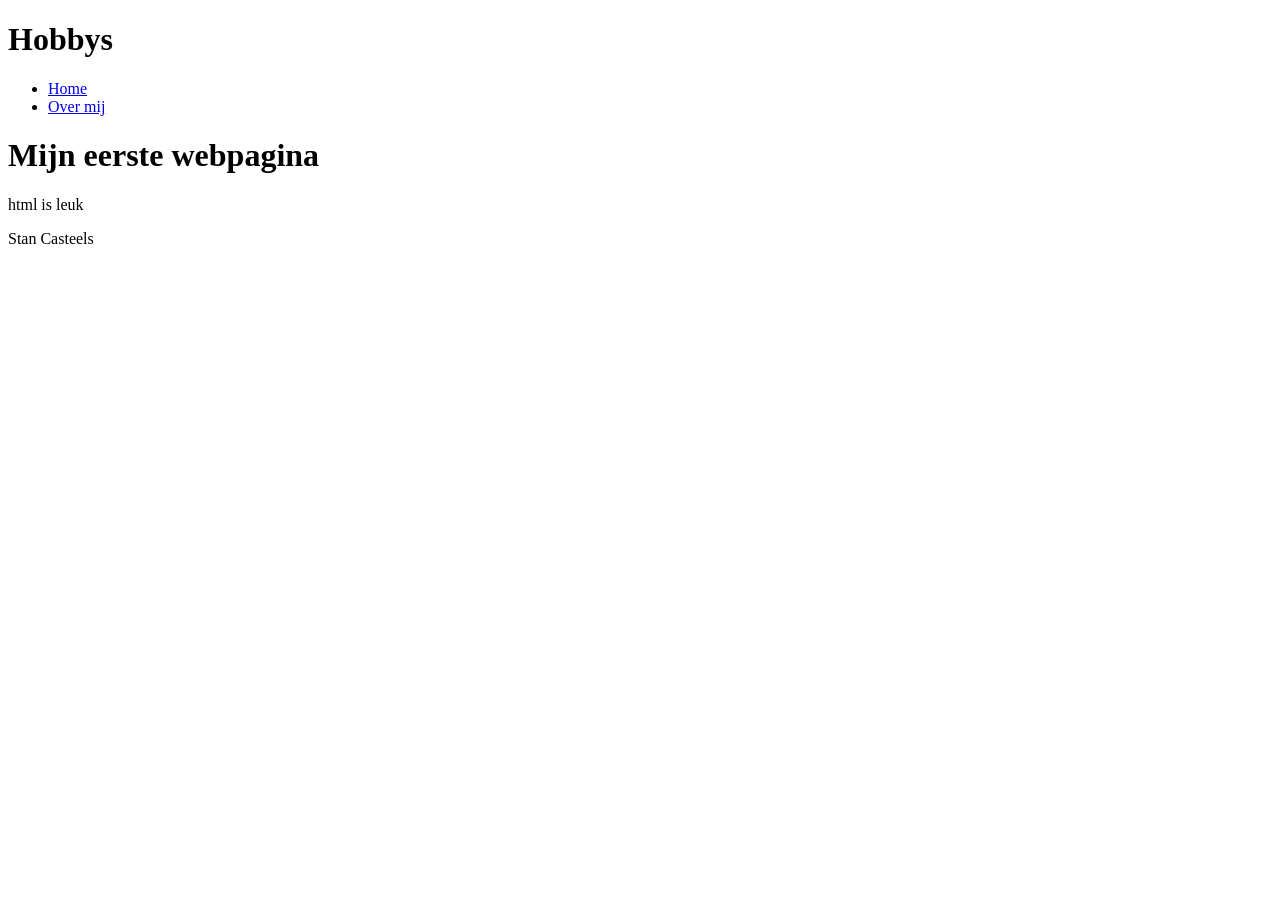
<file: labo-01/index.html>
<!DOCTYPE html>
<html lang="nl">
<head>
    <meta charset="UTF-8">
    <meta name="viewport" content="width=device-width, initial-scale=1.0">
    <title>Mijn eerste webpagina</title>
</head>
<body>
    <header>
        <h1>Hobbys</h1>
        <nav>
            <ul>
                <li><a href="index.html">Home</a></li>
                <li><a href="over-mij.html">Over mij</a></li>
            </ul>
        </nav>
    </header>
    <h1>Mijn eerste webpagina</h1>
    <p>html is leuk</p>

    <footer>
        <p>Stan Casteels</p>
    </footer>
</body>
</html>
</file>
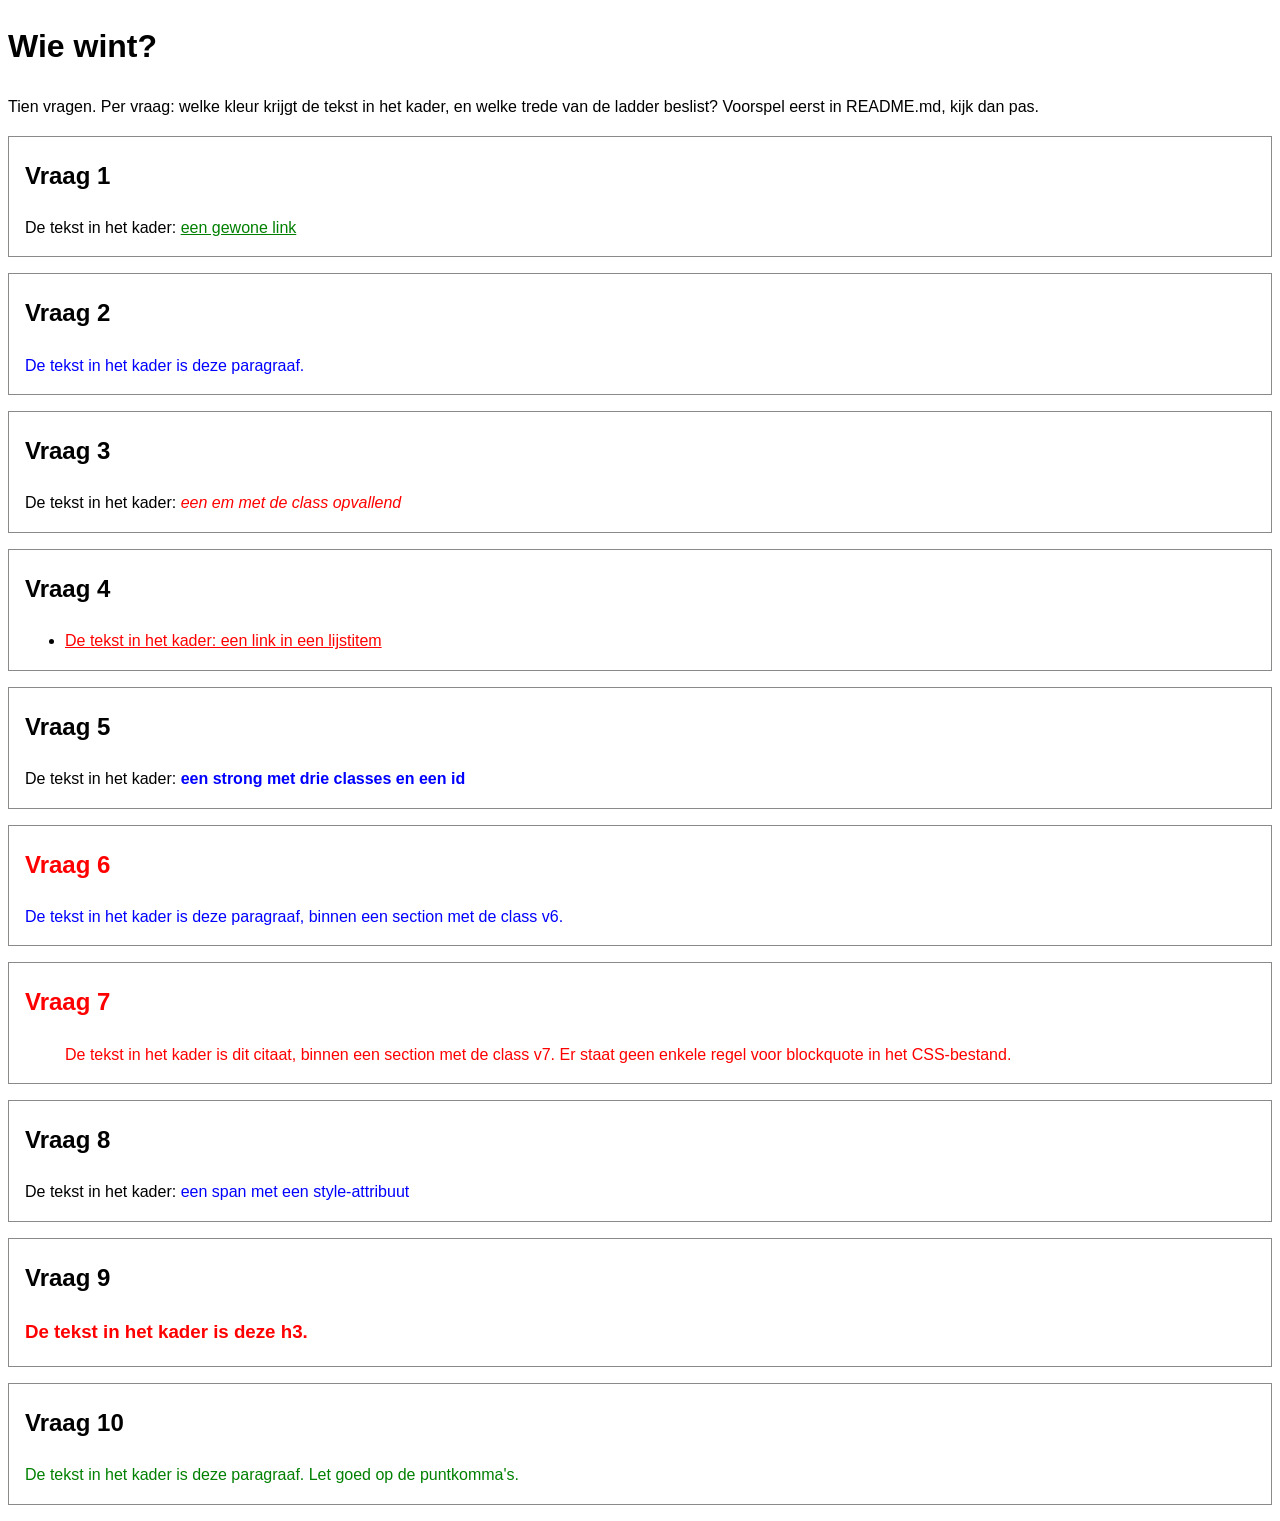
<file: labo-02/cascade/index.html>
<!-- index.html - oefening 3: voorspel, dan kijk. Wijzig dit bestand niet. -->
<!doctype html>
<html lang="nl">
  <head>
    <meta charset="utf-8">
    <meta name="viewport" content="width=device-width, initial-scale=1">
    <title>Wie wint? Tien vragen over de cascade</title>
    <link rel="stylesheet" href="css/stijl.css">
  </head>
  <body>
    <h1>Wie wint?</h1>
    <p>Tien vragen. Per vraag: welke kleur krijgt de tekst in het kader, en welke trede van de ladder beslist? Voorspel eerst in README.md, kijk dan pas.</p>

    <section class="vraag v1">
      <h2>Vraag 1</h2>
      <p>De tekst in het kader: <a href="#">een gewone link</a></p>
    </section>

    <section class="vraag v2">
      <h2>Vraag 2</h2>
      <p class="v2-tekst">De tekst in het kader is deze paragraaf.</p>
    </section>

    <section class="vraag v3">
      <h2>Vraag 3</h2>
      <p>De tekst in het kader: <em class="opvallend">een em met de class opvallend</em></p>
    </section>

    <section class="vraag v4">
      <h2>Vraag 4</h2>
      <ul>
        <li><a href="#">De tekst in het kader: een link in een lijstitem</a></li>
      </ul>
    </section>

    <section class="vraag v5">
      <h2>Vraag 5</h2>
      <p>De tekst in het kader: <strong class="een twee drie" id="v5-tekst">een strong met drie classes en een id</strong></p>
    </section>

    <section class="vraag v6">
      <h2>Vraag 6</h2>
      <p class="v6-tekst">De tekst in het kader is deze paragraaf, binnen een section met de class v6.</p>
    </section>

    <section class="vraag v7">
      <h2>Vraag 7</h2>
      <blockquote>De tekst in het kader is dit citaat, binnen een section met de class v7. Er staat geen enkele regel voor blockquote in het CSS-bestand.</blockquote>
    </section>

    <section class="vraag v8">
      <h2>Vraag 8</h2>
      <p>De tekst in het kader: <span class="v8-tekst" style="color: blue">een span met een style-attribuut</span></p>
    </section>

    <section class="vraag v9">
      <h2>Vraag 9</h2>
      <h3 class="v9-tekst">De tekst in het kader is deze h3.</h3>
    </section>

    <section class="vraag v10">
      <h2>Vraag 10</h2>
      <p class="v10-tekst">De tekst in het kader is deze paragraaf. Let goed op de puntkomma's.</p>
    </section>
  </body>
</html>
</file>
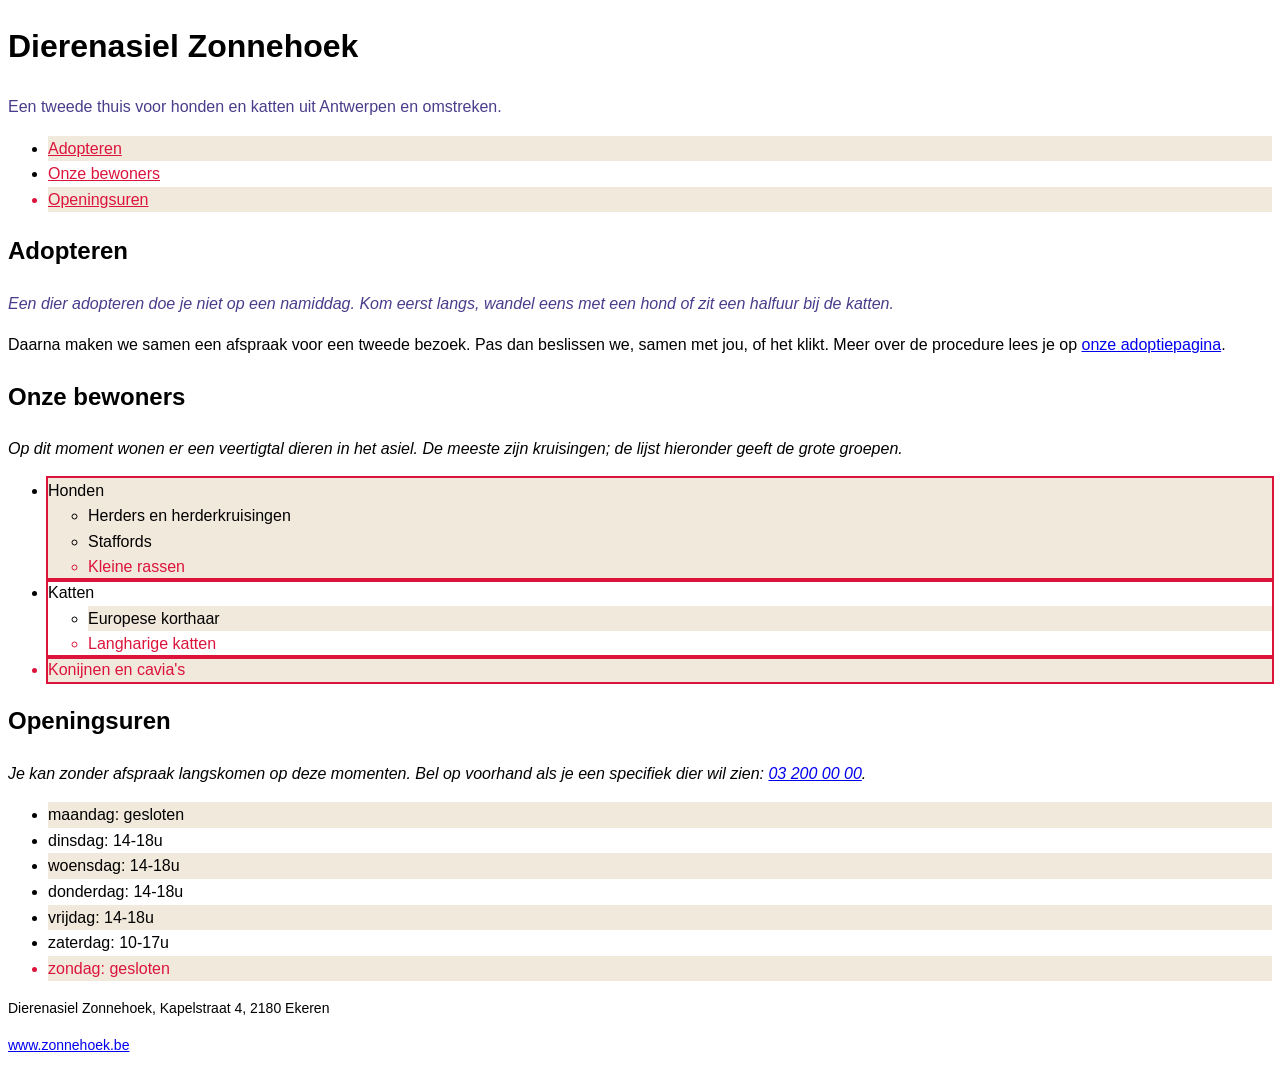
<file: labo-02/selectors/index.html>
<!-- index.html - oefening 2: selectors. Wijzig dit bestand niet; alles wat je nodig hebt, staat erin. -->
<!doctype html>
<html lang="nl">
  <head>
    <meta charset="utf-8">
    <meta name="viewport" content="width=device-width, initial-scale=1">
    <title>Dierenasiel Zonnehoek</title>
    <link rel="stylesheet" href="css/stijl.css">
  </head>
  <body>
    <header>
      <h1>Dierenasiel Zonnehoek</h1>
      <p class="slogan">Een tweede thuis voor honden en katten uit Antwerpen en omstreken.</p>
      <nav>
        <ul>
          <li><a href="#adopteren">Adopteren</a></li>
          <li><a href="#rassen">Onze bewoners</a></li>
          <li><a href="#uren">Openingsuren</a></li>
        </ul>
      </nav>
    </header>

    <main>
      <article>
        <h2 id="adopteren">Adopteren</h2>
        <p class="intro">Een dier adopteren doe je niet op een namiddag. Kom eerst langs, wandel eens met een hond of zit een halfuur bij de katten.</p>
        <p>Daarna maken we samen een afspraak voor een tweede bezoek. Pas dan beslissen we, samen met jou, of het klikt. Meer over de procedure lees je op <a href="https://www.zonnehoek.be/adoptie">onze adoptiepagina</a>.</p>

        <h2 id="rassen">Onze bewoners</h2>
        <p>Op dit moment wonen er een veertigtal dieren in het asiel. De meeste zijn kruisingen; de lijst hieronder geeft de grote groepen.</p>
        <ul class="rassen">
          <li>Honden
            <ul>
              <li>Herders en herderkruisingen</li>
              <li>Staffords</li>
              <li>Kleine rassen</li>
            </ul>
          </li>
          <li>Katten
            <ul>
              <li>Europese korthaar</li>
              <li>Langharige katten</li>
            </ul>
          </li>
          <li>Konijnen en cavia's</li>
        </ul>

        <h2 id="uren">Openingsuren</h2>
        <p>Je kan zonder afspraak langskomen op deze momenten. Bel op voorhand als je een specifiek dier wil zien: <a href="tel:+3232000000">03 200 00 00</a>.</p>
        <ul class="uren">
          <li>maandag: gesloten</li>
          <li>dinsdag: 14-18u</li>
          <li>woensdag: 14-18u</li>
          <li>donderdag: 14-18u</li>
          <li>vrijdag: 14-18u</li>
          <li>zaterdag: 10-17u</li>
          <li>zondag: gesloten</li>
        </ul>
      </article>
    </main>

    <footer>
      <p>Dierenasiel Zonnehoek, Kapelstraat 4, 2180 Ekeren</p>
      <p><a href="https://www.zonnehoek.be">www.zonnehoek.be</a></p>
    </footer>
  </body>
</html>
</file>
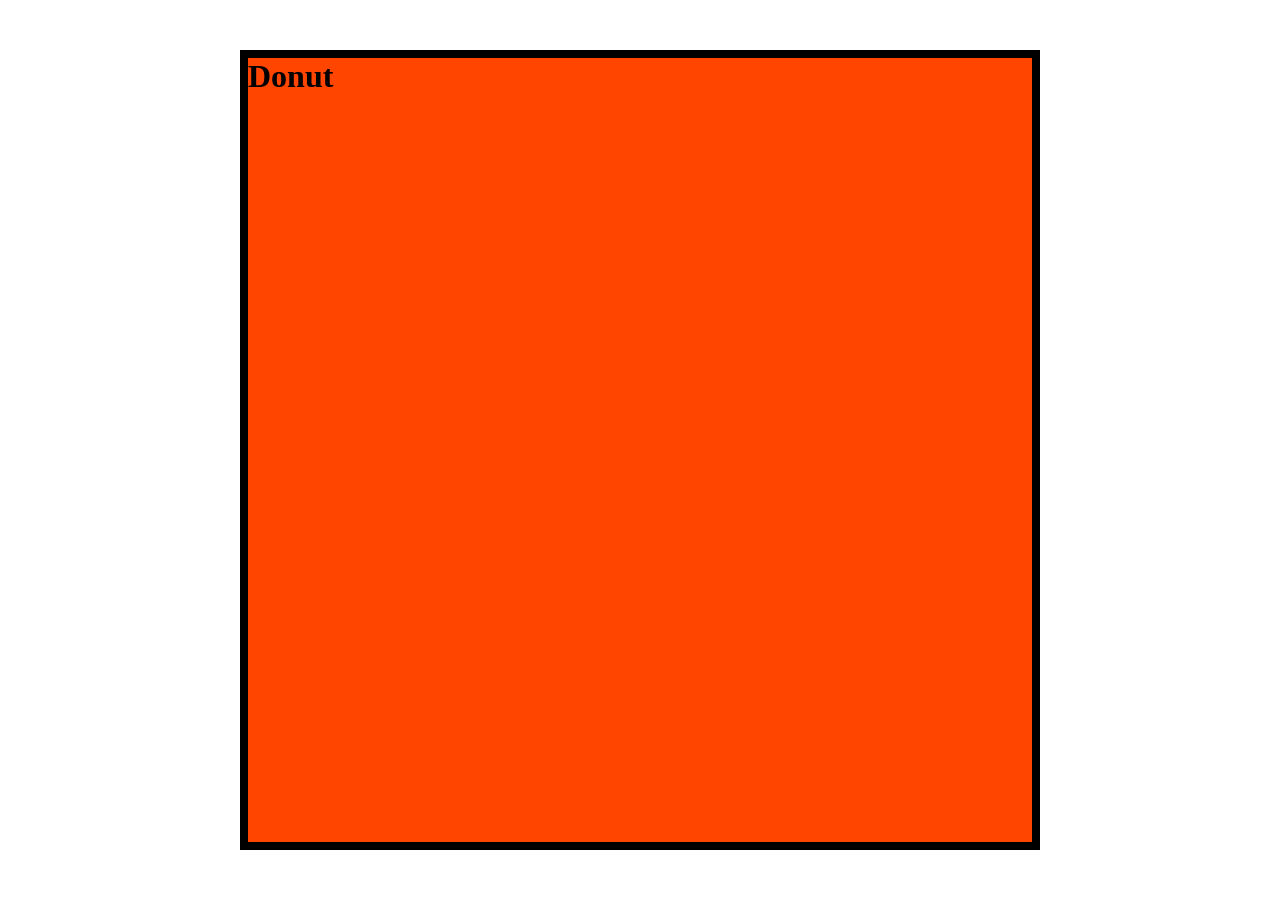
<file: labo-03/donut/index.html>
<!doctype html>
<html lang="en">
<head>
  <meta charset="utf-8">
  <meta name="viewport" content="width=device-width, initial-scale=1">
  <title>Labo 3 - Donut</title>
  <link rel="stylesheet" href="css/reset.css">
  <link rel="stylesheet" href="css/stijl.css">
</head>
<body>
  <!-- Do not change this file. Write your CSS in css/stijl.css. -->
  <main>
    <div>
      <h1>Donut</h1>
    </div>
  </main>
</body>
</html>
</file>
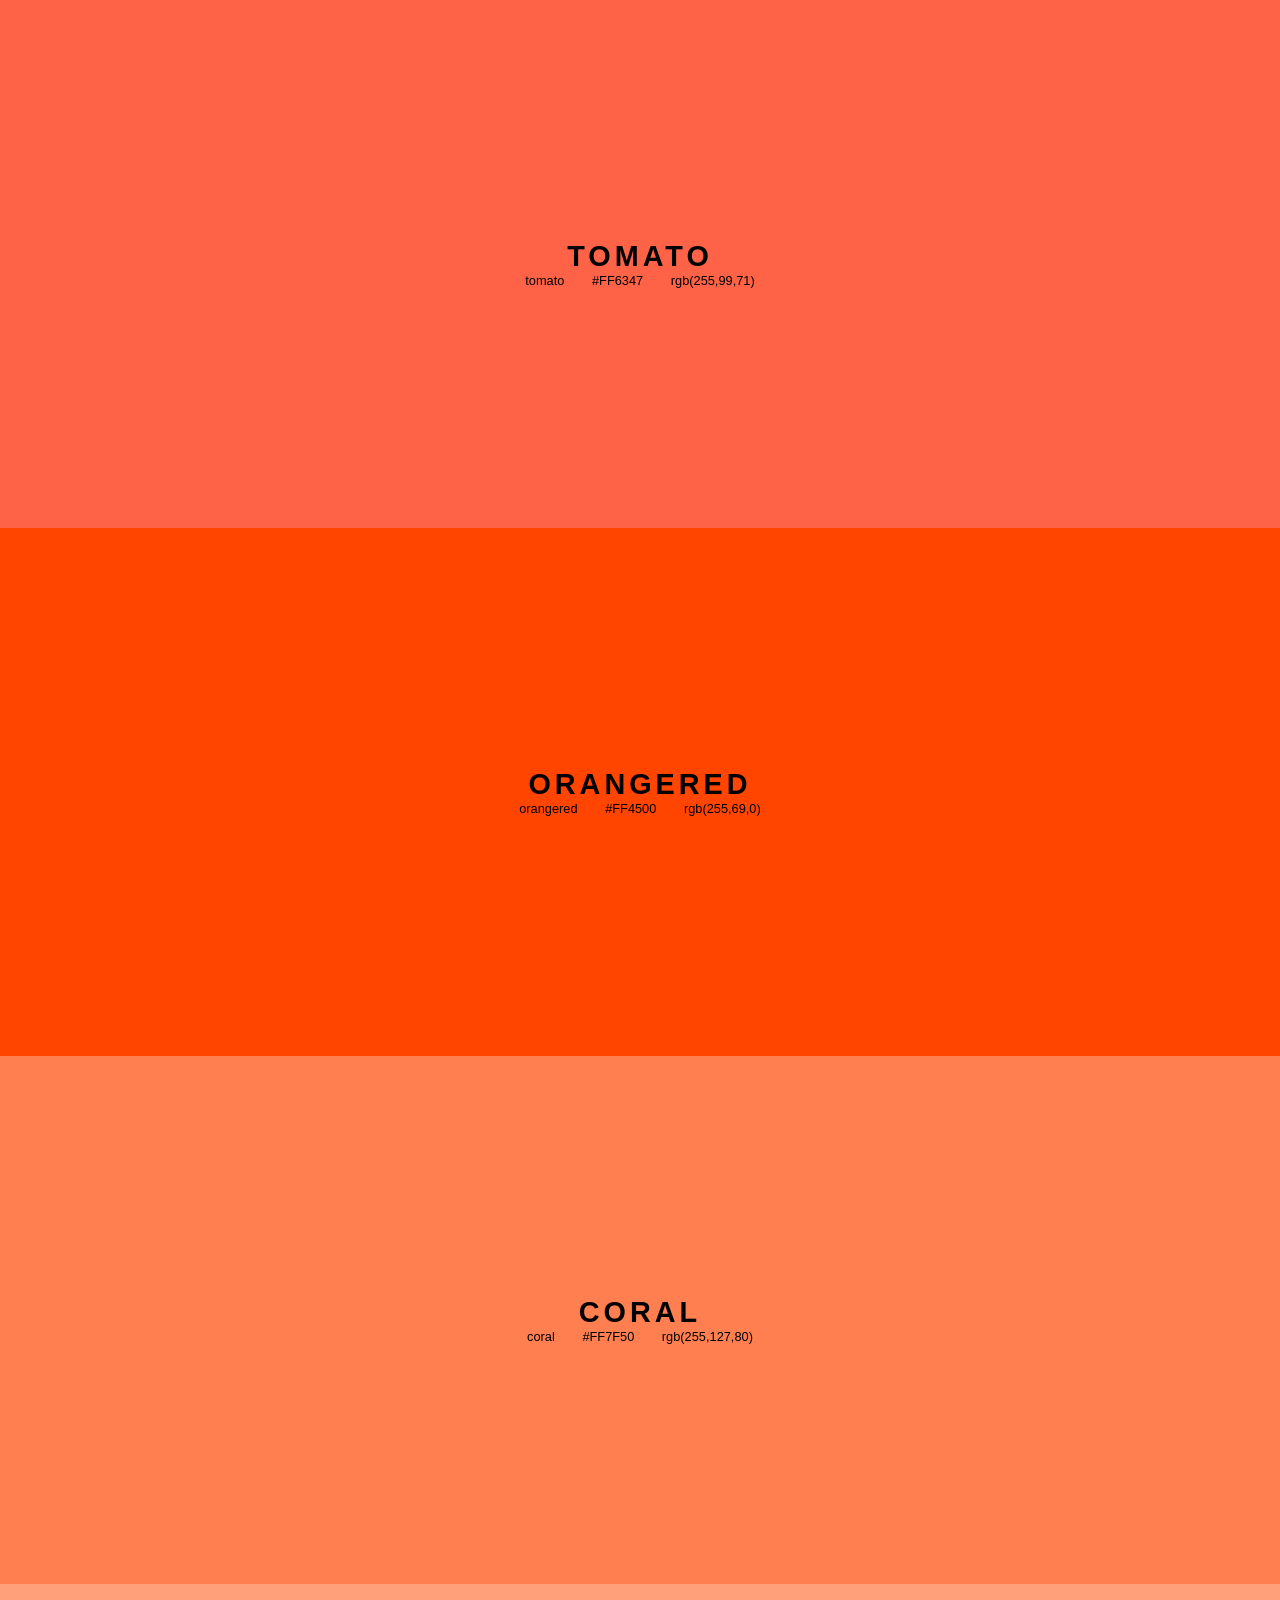
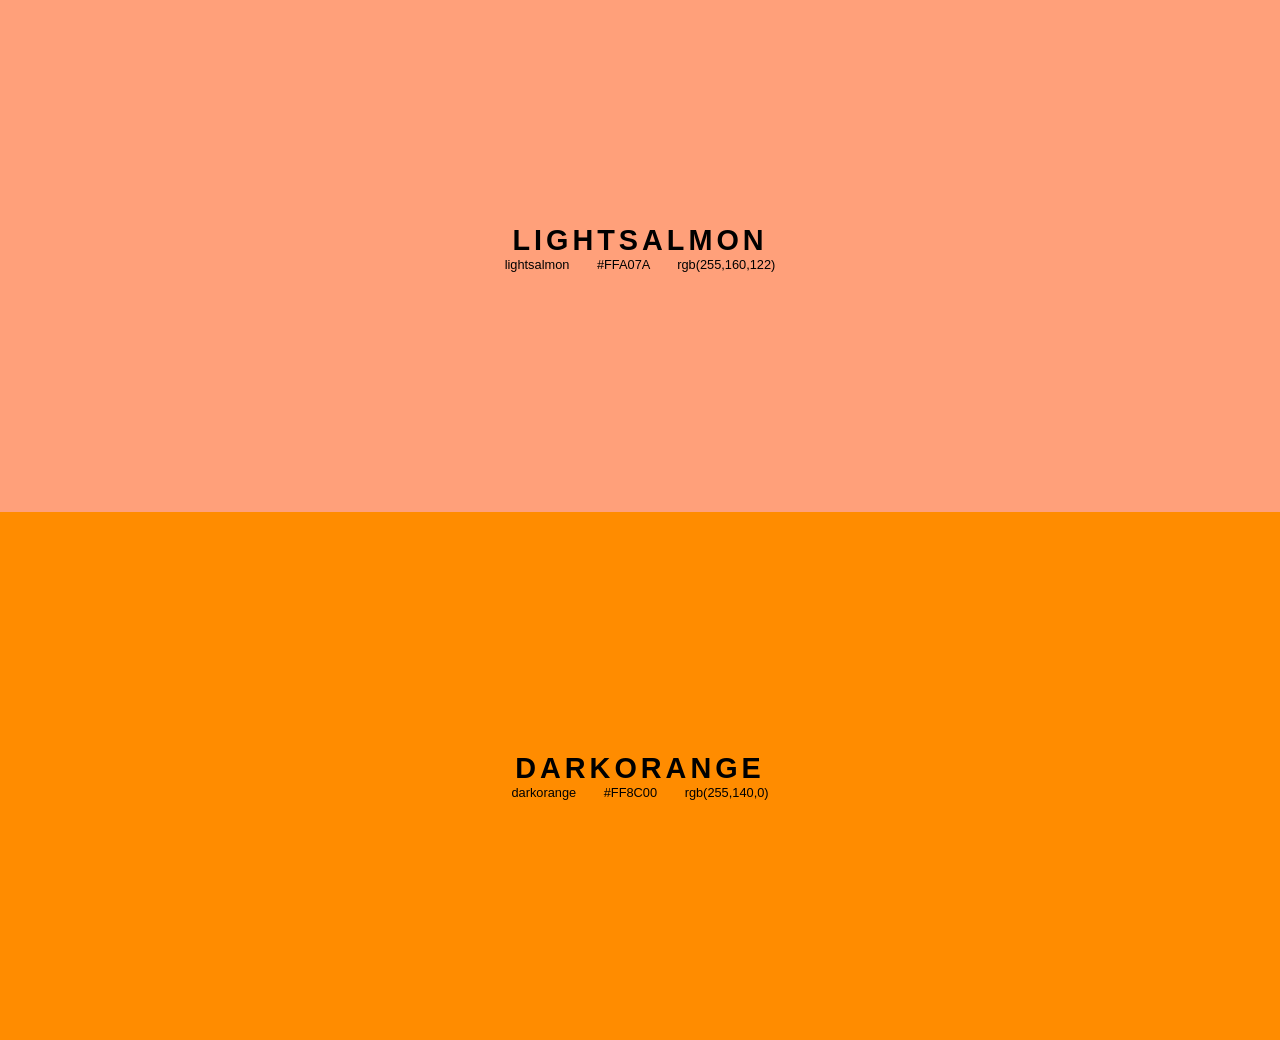
<file: labo-03/kleuren/index.html>
<!doctype html>
<html lang="en">
<head>
  <meta charset="utf-8">
  <meta name="viewport" content="width=device-width, initial-scale=1">
  <title>Labo 3 - Kleurenstalen</title>
  <link rel="stylesheet" href="css/reset.css">
  <link rel="stylesheet" href="css/stijl.css">
</head>
<body>
  <!-- Do not change this file. Write your CSS in css/stijl.css. -->
  <ul>
    <li class="tomato">
      <h2>TOMATO</h2>
      <p class="codes"><span>tomato</span> <span>#FF6347</span> <span>rgb(255,99,71)</span></p>
    </li>
    <li class="orangered">
      <h2>ORANGERED</h2>
      <p class="codes"><span>orangered</span> <span>#FF4500</span> <span>rgb(255,69,0)</span></p>
    </li>
    <li class="coral">
      <h2>CORAL</h2>
      <p class="codes"><span>coral</span> <span>#FF7F50</span> <span>rgb(255,127,80)</span></p>
    </li>
    <li class="lightsalmon">
      <h2>LIGHTSALMON</h2>
      <p class="codes"><span>lightsalmon</span> <span>#FFA07A</span> <span>rgb(255,160,122)</span></p>
    </li>
    <li class="darkorange">
      <h2>DARKORANGE</h2>
      <p class="codes"><span>darkorange</span> <span>#FF8C00</span> <span>rgb(255,140,0)</span></p>
    </li>
  </ul>
</body>
</html>
</file>
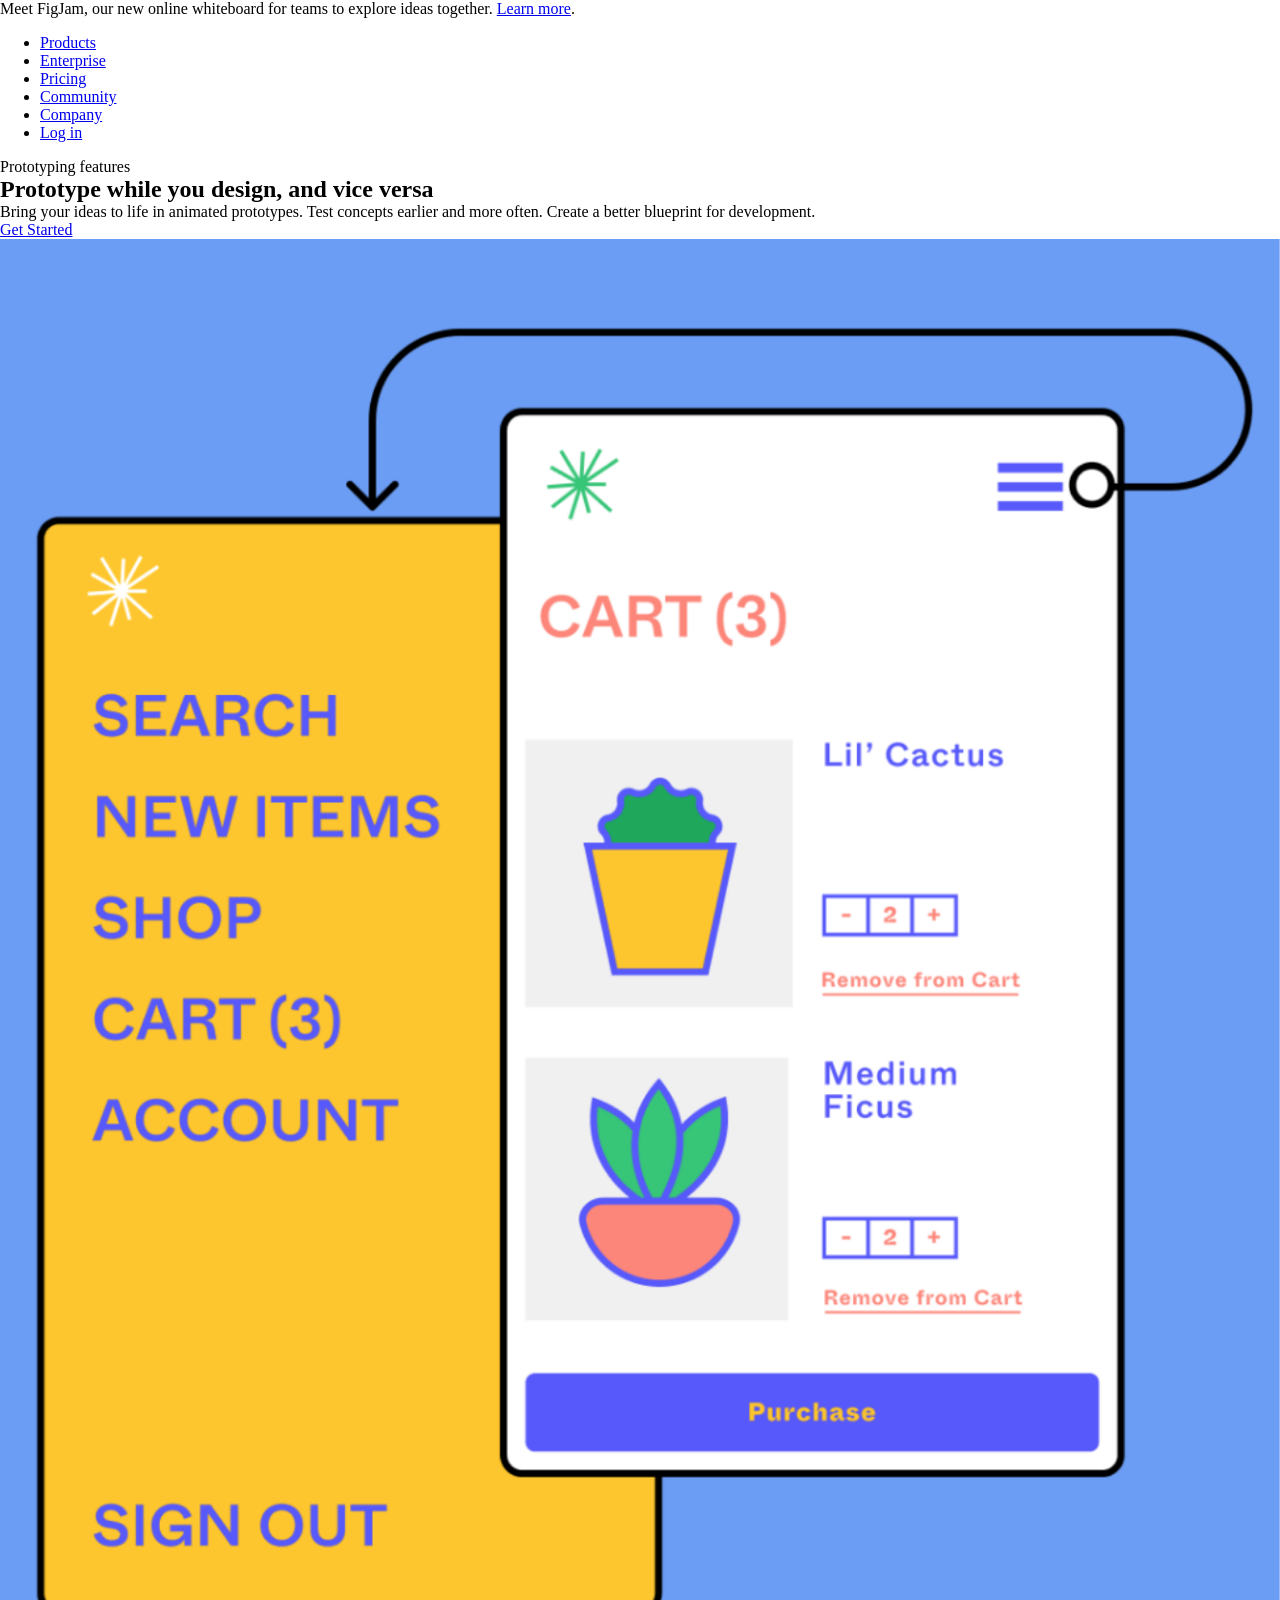
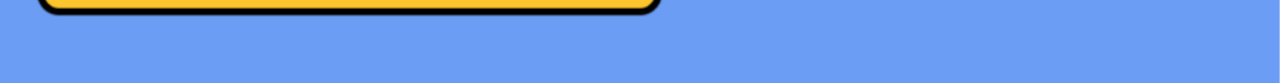
<file: labo-03/landing/index.html>
<!doctype html>
<html lang="en">
<head>
  <meta charset="utf-8">
  <meta name="viewport" content="width=device-width, initial-scale=1">
  <title>Labo 3 - Landingspagina</title>
  <link rel="stylesheet" href="css/reset.css">
  <link rel="stylesheet" href="css/stijl.css">
</head>
<body>
  <!-- Do not change this file. Write your CSS in css/stijl.css.
       Not visible in the screenshot: on :hover and :focus the links in the
       banner and in the navigation get an underline, and the button turns
       dark grey (#333333) instead of black. -->
  <div class="banner">
    <p>Meet FigJam, our new online whiteboard for teams to explore ideas together. <a href="#">Learn more</a>.</p>
  </div>
  <header>
    <nav>
      <ul>
        <li><a href="#">Products</a></li>
        <li><a href="#">Enterprise</a></li>
        <li><a href="#">Pricing</a></li>
        <li><a href="#">Community</a></li>
        <li><a href="#">Company</a></li>
        <li><a href="#">Log in</a></li>
      </ul>
    </nav>
  </header>
  <main>
    <article>
      <p class="bovenkop">Prototyping features</p>
      <h1>Prototype while you design, and vice versa</h1>
      <p>Bring your ideas to life in animated prototypes. Test concepts earlier and more often. Create a better blueprint for development.</p>
      <a href="#" class="knop">Get Started</a>
    </article><!-- no whitespace between these two tags: see syllabus 3.7 --><div class="afbeelding">
      <img src="afbeeldingen/prototype.png" alt="Prototype of a plant shop: a yellow menu panel next to a white cart screen">
    </div>
  </main>
</body>
</html>
</file>
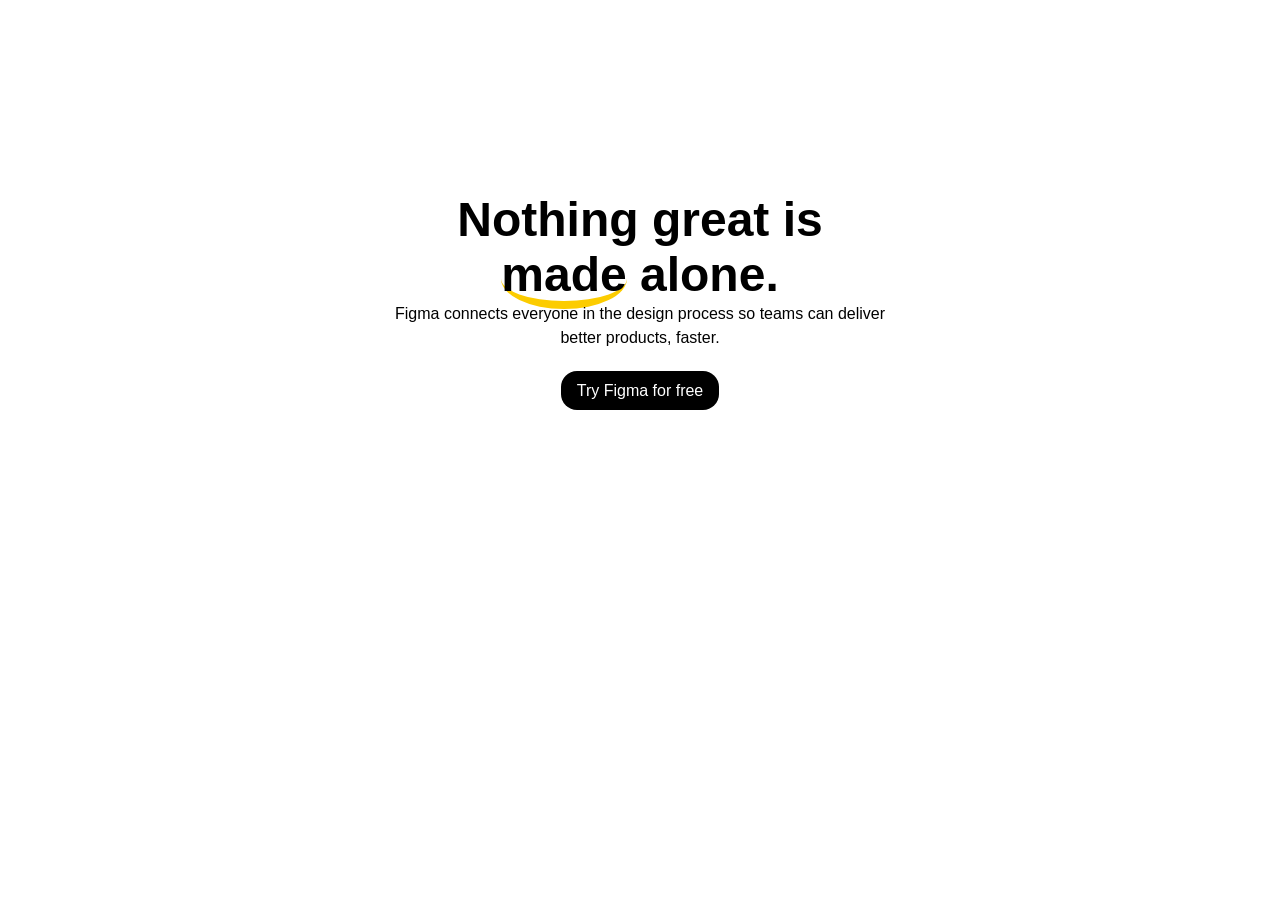
<file: labo-03/slogan/index.html>
<!doctype html>
<html lang="en">
<head>
  <meta charset="utf-8">
  <meta name="viewport" content="width=device-width, initial-scale=1">
  <title>Labo 3 - Slogan</title>
  <link rel="stylesheet" href="css/reset.css">
  <link rel="stylesheet" href="css/stijl.css">
</head>
<body>
  <!-- Do not change this file. Write your CSS in css/stijl.css.
       Not visible in the screenshot: on :hover and :focus the button turns
       dark grey (#333333) instead of black. -->
  <h2>Nothing great is <span>made</span> alone.</h2>
  <p>Figma connects everyone in the design process so teams can deliver better products, faster.</p>
  <a href="https://www.figma.com">Try Figma for free</a>
</body>
</html>
</file>
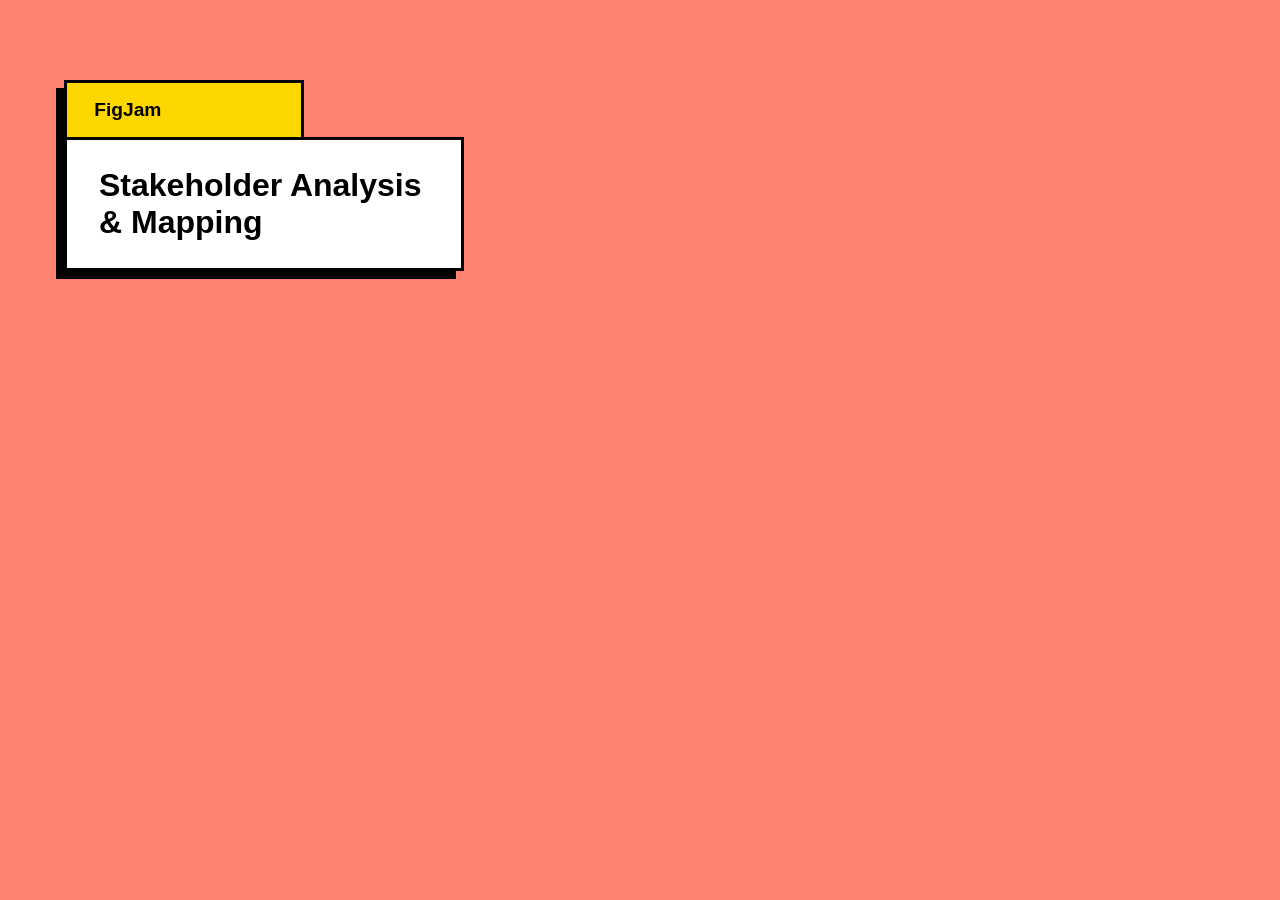
<file: labo-03/tabblad/index.html>
<!doctype html>
<html lang="en">
<head>
  <meta charset="utf-8">
  <meta name="viewport" content="width=device-width, initial-scale=1">
  <title>Labo 3 - Tabblad</title>
  <link rel="stylesheet" href="css/reset.css">
  <link rel="stylesheet" href="css/stijl.css">
</head>
<body>
  <!-- Do not change this file. Write your CSS in css/stijl.css. -->
  <h1>FigJam</h1>
  <h2>Stakeholder Analysis &amp; Mapping</h2>
</body>
</html>
</file>
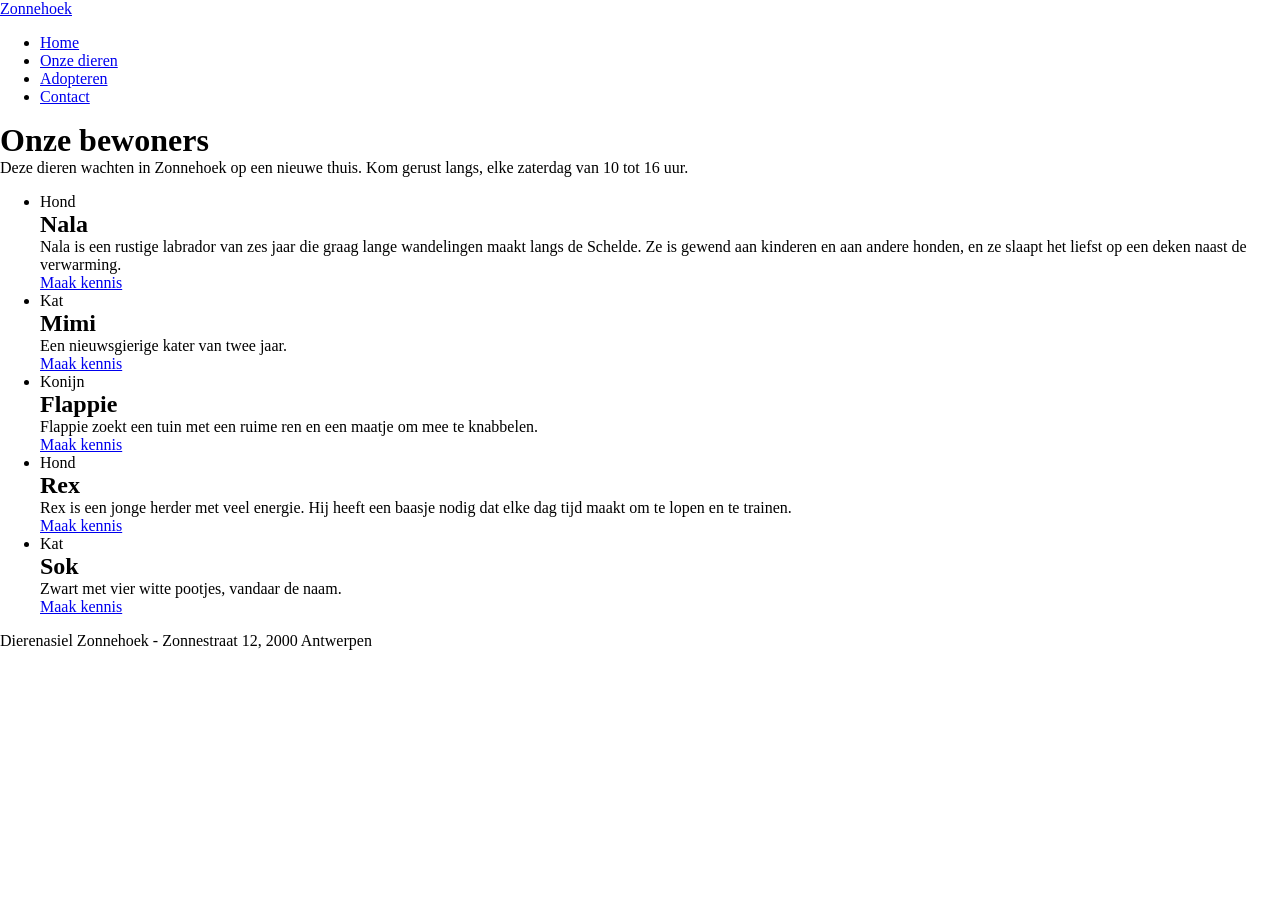
<file: labo-04/dierenasiel/index.html>
<!doctype html>
<html lang="nl">
<head>
  <meta charset="utf-8">
  <meta name="viewport" content="width=device-width, initial-scale=1">
  <title>Labo 4 - Dierenasiel Zonnehoek</title>
  <link rel="stylesheet" href="css/reset.css">
  <link rel="stylesheet" href="css/stijl.css">
</head>
<body>
  <!-- Do not change this file. Write your CSS in css/stijl.css.
       Not visible in the screenshot: on :hover and :focus the links in the
       navigation get an underline, and a button turns dark (#2b2b2b). -->
  <header>
    <a class="logo" href="index.html">Zonnehoek</a>
    <nav>
      <ul>
        <li><a href="index.html">Home</a></li>
        <li><a href="dieren.html" class="actief">Onze dieren</a></li>
        <li><a href="adopteren.html">Adopteren</a></li>
        <li><a href="contact.html">Contact</a></li>
      </ul>
    </nav>
  </header>
  <main>
    <h1>Onze bewoners</h1>
    <p class="intro">Deze dieren wachten in Zonnehoek op een nieuwe thuis. Kom gerust langs, elke zaterdag van 10 tot 16 uur.</p>
    <ul class="kaarten">
      <li class="kaart uitgelicht">
        <p class="soort">Hond</p>
        <h2>Nala</h2>
        <p class="beschrijving">Nala is een rustige labrador van zes jaar die graag lange wandelingen maakt langs de Schelde. Ze is gewend aan kinderen en aan andere honden, en ze slaapt het liefst op een deken naast de verwarming.</p>
        <a class="knop" href="#">Maak kennis</a>
      </li>
      <li class="kaart">
        <p class="soort">Kat</p>
        <h2>Mimi</h2>
        <p class="beschrijving">Een nieuwsgierige kater van twee jaar.</p>
        <a class="knop" href="#">Maak kennis</a>
      </li>
      <li class="kaart">
        <p class="soort">Konijn</p>
        <h2>Flappie</h2>
        <p class="beschrijving">Flappie zoekt een tuin met een ruime ren en een maatje om mee te knabbelen.</p>
        <a class="knop" href="#">Maak kennis</a>
      </li>
      <li class="kaart">
        <p class="soort">Hond</p>
        <h2>Rex</h2>
        <p class="beschrijving">Rex is een jonge herder met veel energie. Hij heeft een baasje nodig dat elke dag tijd maakt om te lopen en te trainen.</p>
        <a class="knop" href="#">Maak kennis</a>
      </li>
      <li class="kaart">
        <p class="soort">Kat</p>
        <h2>Sok</h2>
        <p class="beschrijving">Zwart met vier witte pootjes, vandaar de naam.</p>
        <a class="knop" href="#">Maak kennis</a>
      </li>
    </ul>
  </main>
  <footer>
    <p>Dierenasiel Zonnehoek - Zonnestraat 12, 2000 Antwerpen</p>
  </footer>
</body>
</html>
</file>
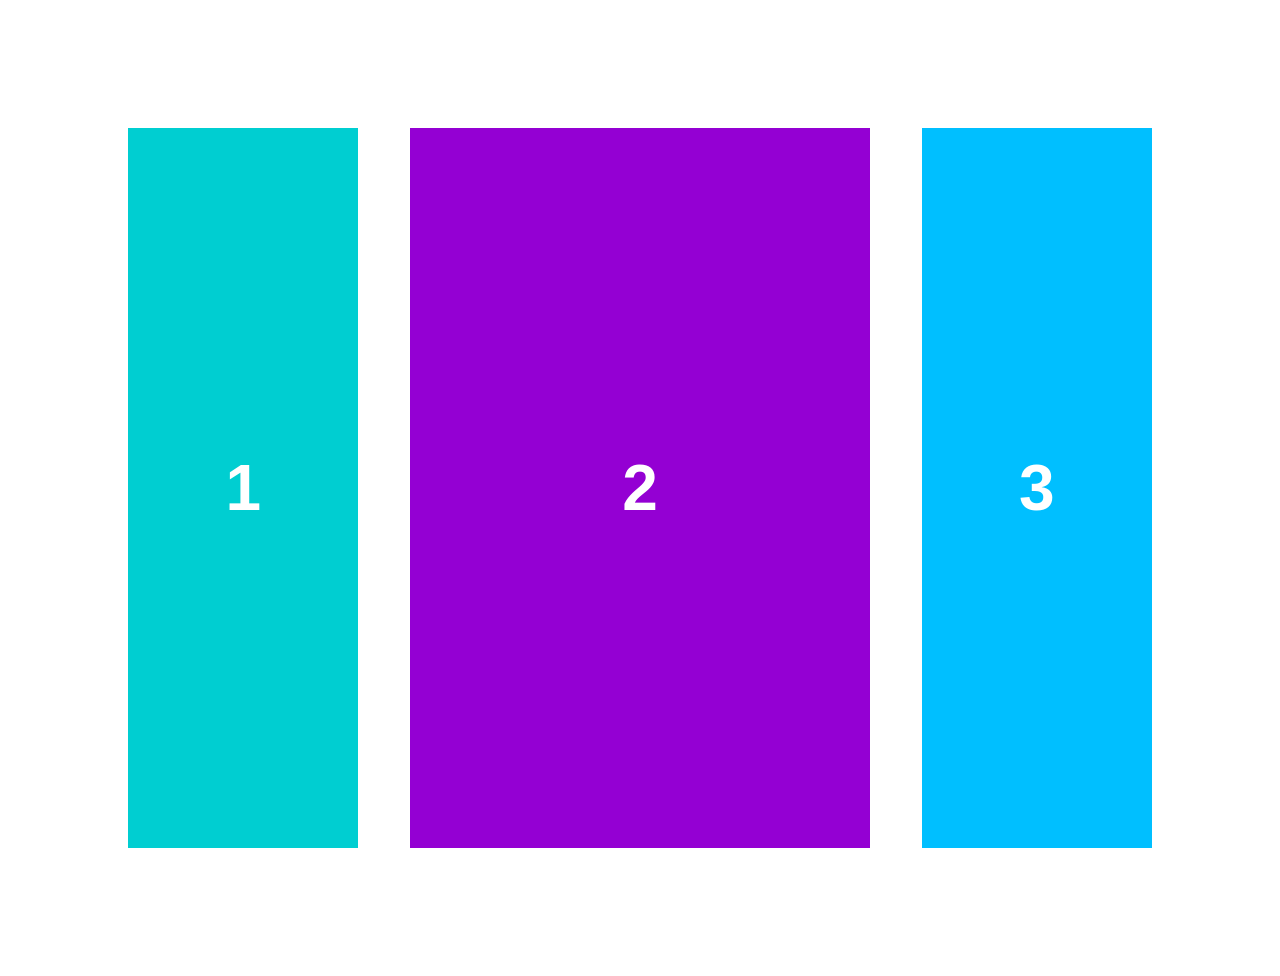
<file: labo-04/kolommen/index.html>
<!doctype html>
<html lang="nl">
<head>
  <meta charset="utf-8">
  <meta name="viewport" content="width=device-width, initial-scale=1">
  <title>Labo 4 - Drie kolommen</title>
  <link rel="stylesheet" href="css/reset.css">
  <link rel="stylesheet" href="css/stijl.css">
</head>
<body>
  <!-- Do not change this file. Write your CSS in css/stijl.css. -->
  <main>
    <div>1</div>
    <div>2</div>
    <div>3</div>
  </main>
</body>
</html>
</file>
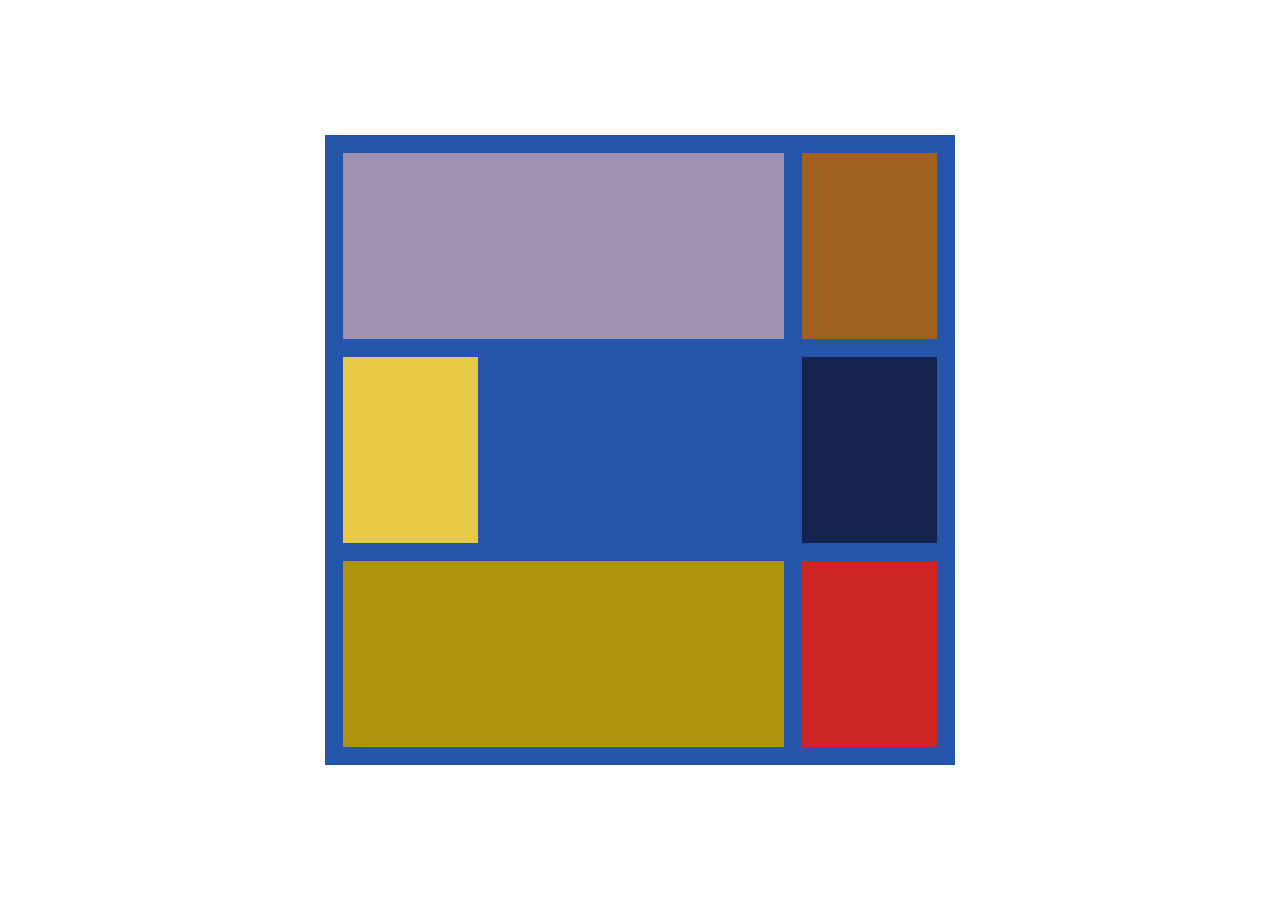
<file: labo-04/mondriaan/index.html>
<!doctype html>
<html lang="nl">
<head>
  <meta charset="utf-8">
  <meta name="viewport" content="width=device-width, initial-scale=1">
  <title>Labo 4 - Mondriaan</title>
  <link rel="stylesheet" href="css/reset.css">
  <link rel="stylesheet" href="css/stijl.css">
</head>
<body>
  <!-- Do not change this file. Write your CSS in css/stijl.css. -->
  <main class="schilderij">
    <div class="lila"></div>
    <div class="bruin"></div>
    <div class="geel"></div>
    <div class="marine"></div>
    <div class="olijf"></div>
    <div class="rood"></div>
  </main>
</body>
</html>
</file>
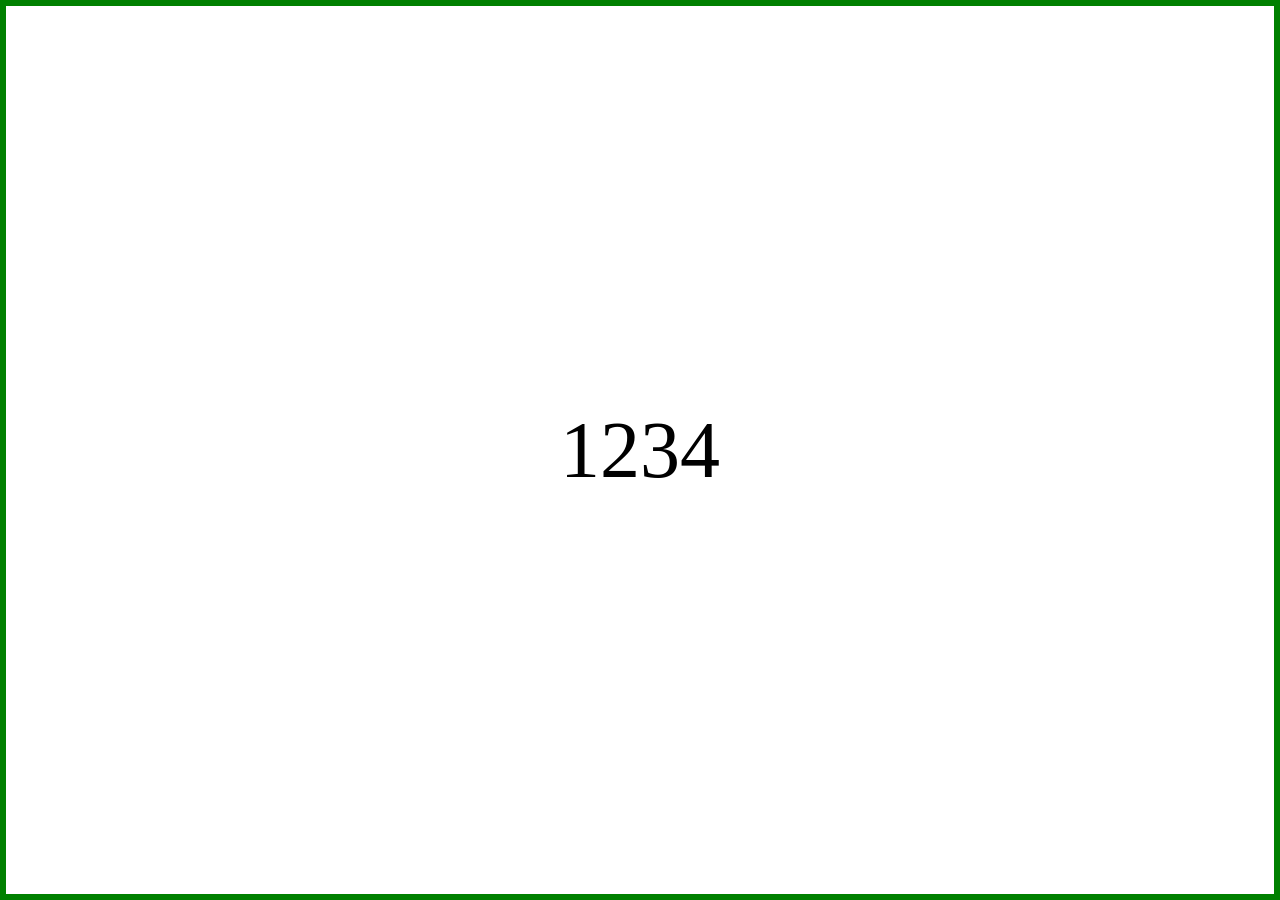
<file: oefenen/1/index.html>
<!DOCTYPE html>
<html lang="en">
<head>
    <meta charset="UTF-8">
    <meta name="viewport" content="width=device-width, initial-scale=1.0">
    <link rel="stylesheet" href="css/reset.css">
    <link rel="stylesheet" href="css/style.css">
    <title>Document</title>
</head>
<body>
    <nav>
        <ul>
            <li>1</li>
            <li>2</li>
            <li>3</li>
            <li>4</li>
        </ul>
    </nav>
</body>
</html>
</file>
<file: labo-02/cascade/css/stijl.css>
/* stijl.css - oefening 3: voorspel, dan kijk. Wijzig dit bestand niet. */

/* Opmaak van de pagina zelf; doet niet mee in de vragen. */
body {
  font-family: Verdana, sans-serif;
  line-height: 1.6;
}

.vraag {
  border: 1px solid #8a8a89;
  padding: 0 1rem;
  margin-bottom: 1rem;
}

/* ---- vraag 1 ---- */
a {
  color: green;
}

/* ---- vraag 2 ---- */
.v2-tekst {
  color: red;
}

.v2-tekst {
  color: blue;
}

/* ---- vraag 3 ---- */
.opvallend {
  color: red;
}

em {
  color: blue;
}

/* ---- vraag 4 ---- */
.v4 > a {
  color: green;
}

.v4 a {
  color: red;
}

/* ---- vraag 5 ---- */
.een.twee.drie {
  color: red;
}

#v5-tekst {
  color: blue;
}

/* ---- vraag 6 ---- */
.v6 {
  color: red;
}

.v6-tekst {
  color: blue;
}

/* ---- vraag 7 ---- */
.v7 {
  color: red;
}

/* ---- vraag 8 ---- */
.v8-tekst {
  color: red;
}

/* ---- vraag 9 ---- */
h3 {
  color: red !important;
}

.v9-tekst {
  color: blue;
}

/* ---- vraag 10 ---- */
.v10-tekst {
  color: green;
  font-size: 1.5rem
  color: blue;
}
</file>
<file: labo-02/selectors/css/stijl.css>
/* stijl.css - oefening 2: selectors schrijven en lezen */

/* Schrijf onder elke opdracht de regel met de selector die precies die
   elementen raakt. Gebruik de declaratie die erbij staat, zodat je in de
   browser meteen ziet wat je raakte. Voeg niets toe aan index.html. */

body {
  font-family: Verdana, sans-serif;
  line-height: 1.6;
}

/* 1. alle links in de navigatie -> color: crimson; */
nav a {
      color: crimson;
}

/* 2. alleen de paragrafen in de footer -> font-size: 0.875rem; */
footer p {
      font-size: 0.875rem;
}

/* 3. alleen de lijstitems van het BUITENSTE niveau in de lijst met de class
      rassen (dus niet de items van de binnenlijsten) -> outline: 2px solid crimson;
      (outline tekent een kader rond precies het element dat je raakte; de
      property zelf komt in hoofdstuk 3) */

.rassen > li {
      outline: 2px solid crimson;
}
/* 4. de paragraaf die onmiddellijk na elke h2 komt -> font-style: italic; */
h2 + p {
      font-style: italic
}

/* 5. elk oneven item in de lijst met openingsuren -> background-color: #f1e9dc; */
li:nth-child(odd){
      background-color: #f1e9dc;
}

/* 6. het laatste item in de lijst met openingsuren -> color: crimson; */
li:last-child{
      color: crimson;
}

/* 7. de slogan en de intro tegelijk, in één regel -> color: darkslateblue; */
.slogan, .intro{
      color: darkslateblue;
}

/* 8. elke link in main wanneer de muis erover gaat OF wanneer ze focus heeft
      -> background-color: yellow; */
a:hover main a, a:focus main a{
      background-color: yellow;
}


/* ---- Lezen: welke elementen raken deze vijf selectors? Schrijf het antwoord
   in één zin per selector in README.md. Verander hier niets. ---- */

/* a. header nav ul li a */
/* b. article > p */
/* c. .uren li:nth-child(3) */
/* d. h2 ~ p */
/* e. .rassen li:first-child */


/* CSS Diner */
/* Specificity calculator */
</file>
<file: labo-03/donut/css/stijl.css>
/* stijl.css - labo 3, donut (reset.css is linked before this file) */

/* === tokens === */
:root {

}

/* === your rules === */
body{
    display: flex;
    justify-content: center;
    align-items: center;
    margin: 0;
    min-height: 100vh;
}

main{
    background-color: orangered;
    border-color: orangered solid .3rem;
    border: solid black .5rem;
    max-width: 50rem;
    aspect-ratio: 1/1;
    width: 80%;
}
</file>
<file: labo-03/kleuren/css/stijl.css>
body{
    font-family: Arial, "Helvetica Neue", Helvetica, sans-serif;
}

ul{
    margin: 0;
    padding: 0;
    list-style-type: none;
    text-align: center;
}

li{
    padding: 15rem;
}

h2{
    letter-spacing: .25rem;
    font-size: 1.8rem;
}

.codes{
    word-spacing: 1.5rem;
    font-size: .8rem;
}

.tomato{
    background-color: tomato;
}

.orangered{
    background-color: orangered;
}

.coral{
    background-color: coral;
}

.lightsalmon{
    background-color: lightsalmon;
}

.darkorange{
    background-color: darkorange;
}
</file>
<file: labo-03/landing/css/stijl.css>
/* stijl.css - labo 3, landing (reset.css is linked before this file) */

/* === tokens === */
:root {

}

/* === your rules === */
</file>
<file: labo-03/slogan/css/stijl.css>
/* stijl.css - labo 3, slogan (reset.css is linked before this file) */

/* === tokens === */
:root {
--text: #282827;
--geel: #fccc00;
}

/* === your rules === */

body{
    text-align: center;
    font-family: Arial, Helvetica, sans-serif;
    margin: 12rem;
}

span{
    border: .5rem, solid var(--geel);
    border-top:none;
    border-left: none;
    border-right: none;
    border-radius: 100%;
}

h2{
    font-size: 3rem;
    max-width: 25rem;
    margin: 0 auto;
}

a {
    color: white;
    background-color: black;
    padding: .7rem 1rem;
    border-radius: 1rem;
    text-decoration: none;
}
p{
    max-width: 33rem;
    margin: 0 auto;
    line-height: 1.5rem;
    margin-bottom: 2rem;
}
a:hover, a:focus{
    background-color: #ccc;
    color: black;
    outline: none;
}
</file>
<file: labo-03/tabblad/css/stijl.css>
/* stijl.css - labo 3, tabblad (reset.css is linked before this file) */

/* === tokens === */
:root {

}

/* === your rules === */

body{
background: #ff816f;
font-family: Arial, "Helvetica Neue", Helvetica, sans-serif;
padding-left: 4rem;
padding-top: 5rem;
min-width: 20rem;width: ;
}


h2{
    width: 25rem;
    background-color: white;
    font-size: 2rem;
    padding: 1.7rem 2rem;
    box-shadow: 
    -.5rem .5rem 0rem black,
    -.5rem .5rem 0 black

}
h1,h2{
    border: .2rem, solid, black;
    



}
h1{
    background-color: gold;
    width: 15rem;
    font-size: 1.2rem;
    padding: 1rem 1.7rem;
    border-bottom: none;
    box-shadow: -.5rem .5rem 0 black;
}
</file>
<file: labo-04/dierenasiel/css/stijl.css>
/* stijl.css - labo 4, dierenasiel (reset.css is linked before this file) */

/* === tokens === */
:root {

}

/* === your rules === */
</file>
<file: labo-04/kolommen/css/stijl.css>
/* stijl.css - labo 4, kolommen (reset.css is linked before this file) */

/* === tokens === */
:root {
}

/* === your rules === */
body{
    color: white;
    font-size: 4rem;
    font-family: Arial, "Helvetica Neue", Helvetica, sans-serif;
    font-weight: bold;
}
main{
    margin-top: 8vh;
    margin-bottom: 8vh;
    display: flex;
    flex-direction: row;
    justify-content: space-between;
    height: 80vh;
    gap: 4vw;
    margin: 10vw 10vw
}
div:nth-child(1){
    background-color: darkturquoise;
    flex:1
}
div:nth-child(2){
    background-color: darkviolet;
    flex:2;
}
div:nth-child(3){
    background-color: deepskyblue;
    flex: 1;
}

main div{
    display: flex;
    justify-content: center;
    align-items: center;
}
</file>
<file: labo-04/mondriaan/css/stijl.css>
/* stijl.css - labo 4, mondriaan (reset.css is linked before this file) */

/* === tokens === */
:root {
    --blauw: #2554ab;
    --lila: #a090af;
    --bruin: #a16122;
    --geel: #e7c948;
    --marine: #ae9310;
    --rood: #cd2424;
    --olijf: #13234e;
}

/* === your rules === */

main{
    display: flex;
    height: 70vh;
    width: 70vh;

    margin: 15vh auto 15vh auto;
    border: var(--blauw) solid 2vh;
    justify-content: center;
    background-color: var(--blauw);
    display: grid;
    grid-template-columns: repeat(4, 1fr);
    grid-template-rows: repeat(3, 1fr);
    gap: 2vh;

}


.lila{
    background-color: var(--lila);
    grid-column: 1/4;
}

.bruin{
    background-color: var(--bruin);
}

.geel{
    background-color: var(--geel);
    grid-row: 2;
}

.marine{
    background-color: var(--marine);
    grid-row: 3;
    grid-column: 1/4
}

.rood{
    background-color: var(--rood);
    grid-row: 3;
}

.olijf{
    background-color: var(--olijf);
    grid-row: 2;
    grid-column-start: 4;
}
</file>
<file: oefenen/1/css/style.css>
ul{
    padding: 0;
    margin: 0;
    font-size: 5rem;
    display: flex;
    justify-content: center;
    border: green solid .4rem;
    height: 100vh;
    align-items: center ;
    
}

li{
    list-style: none;
}
</file>
